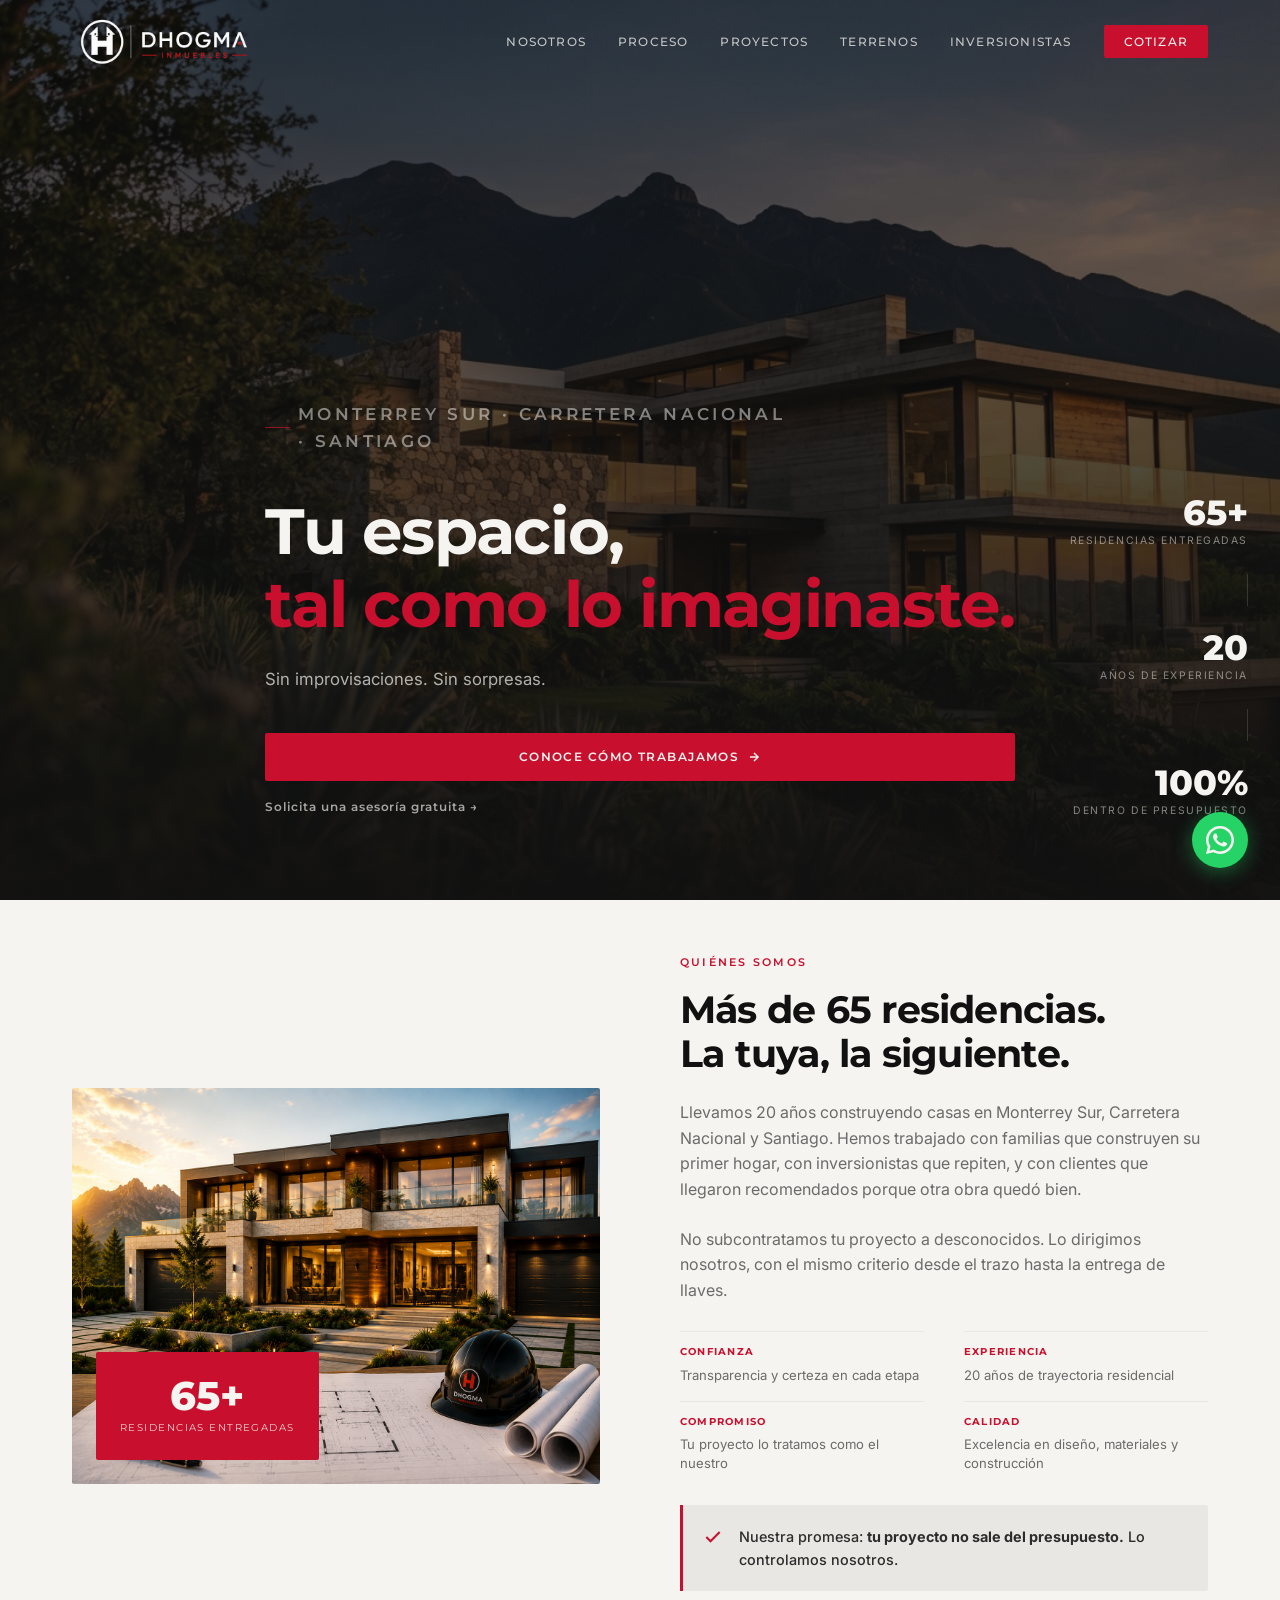
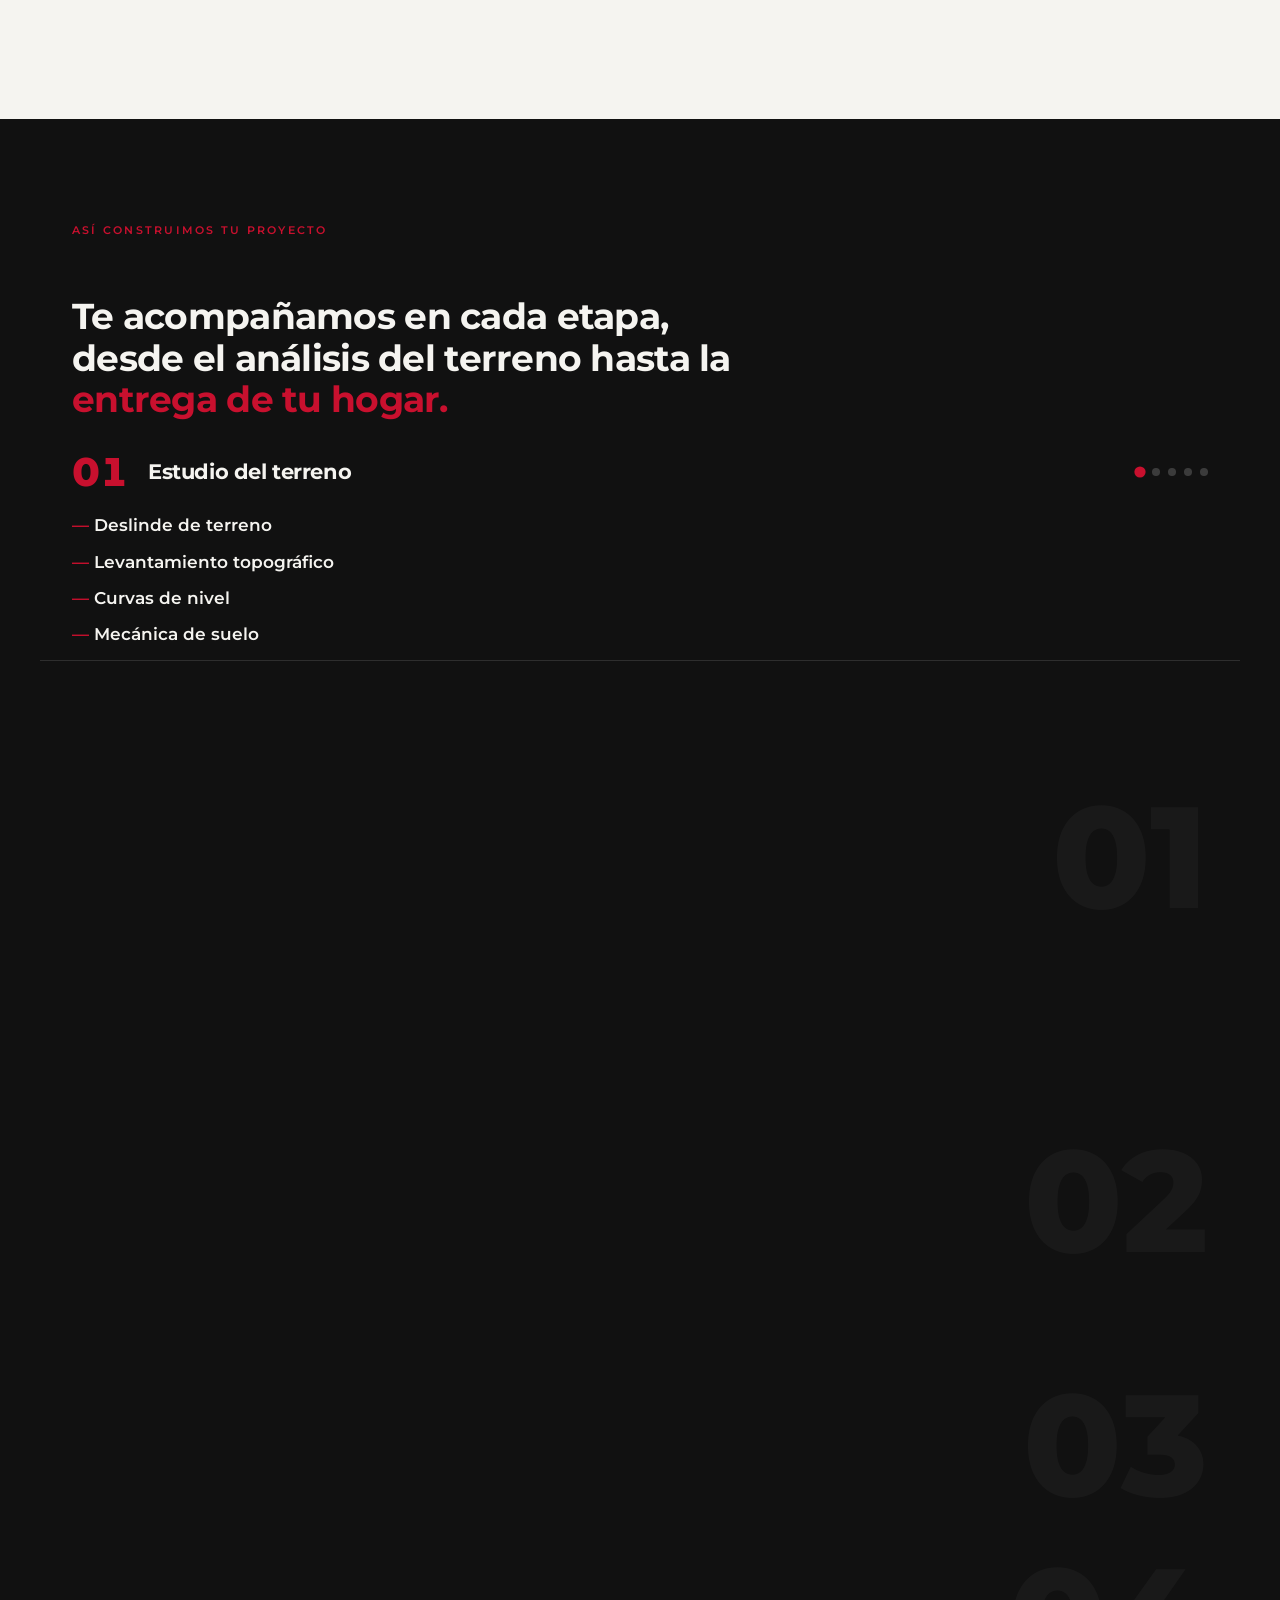
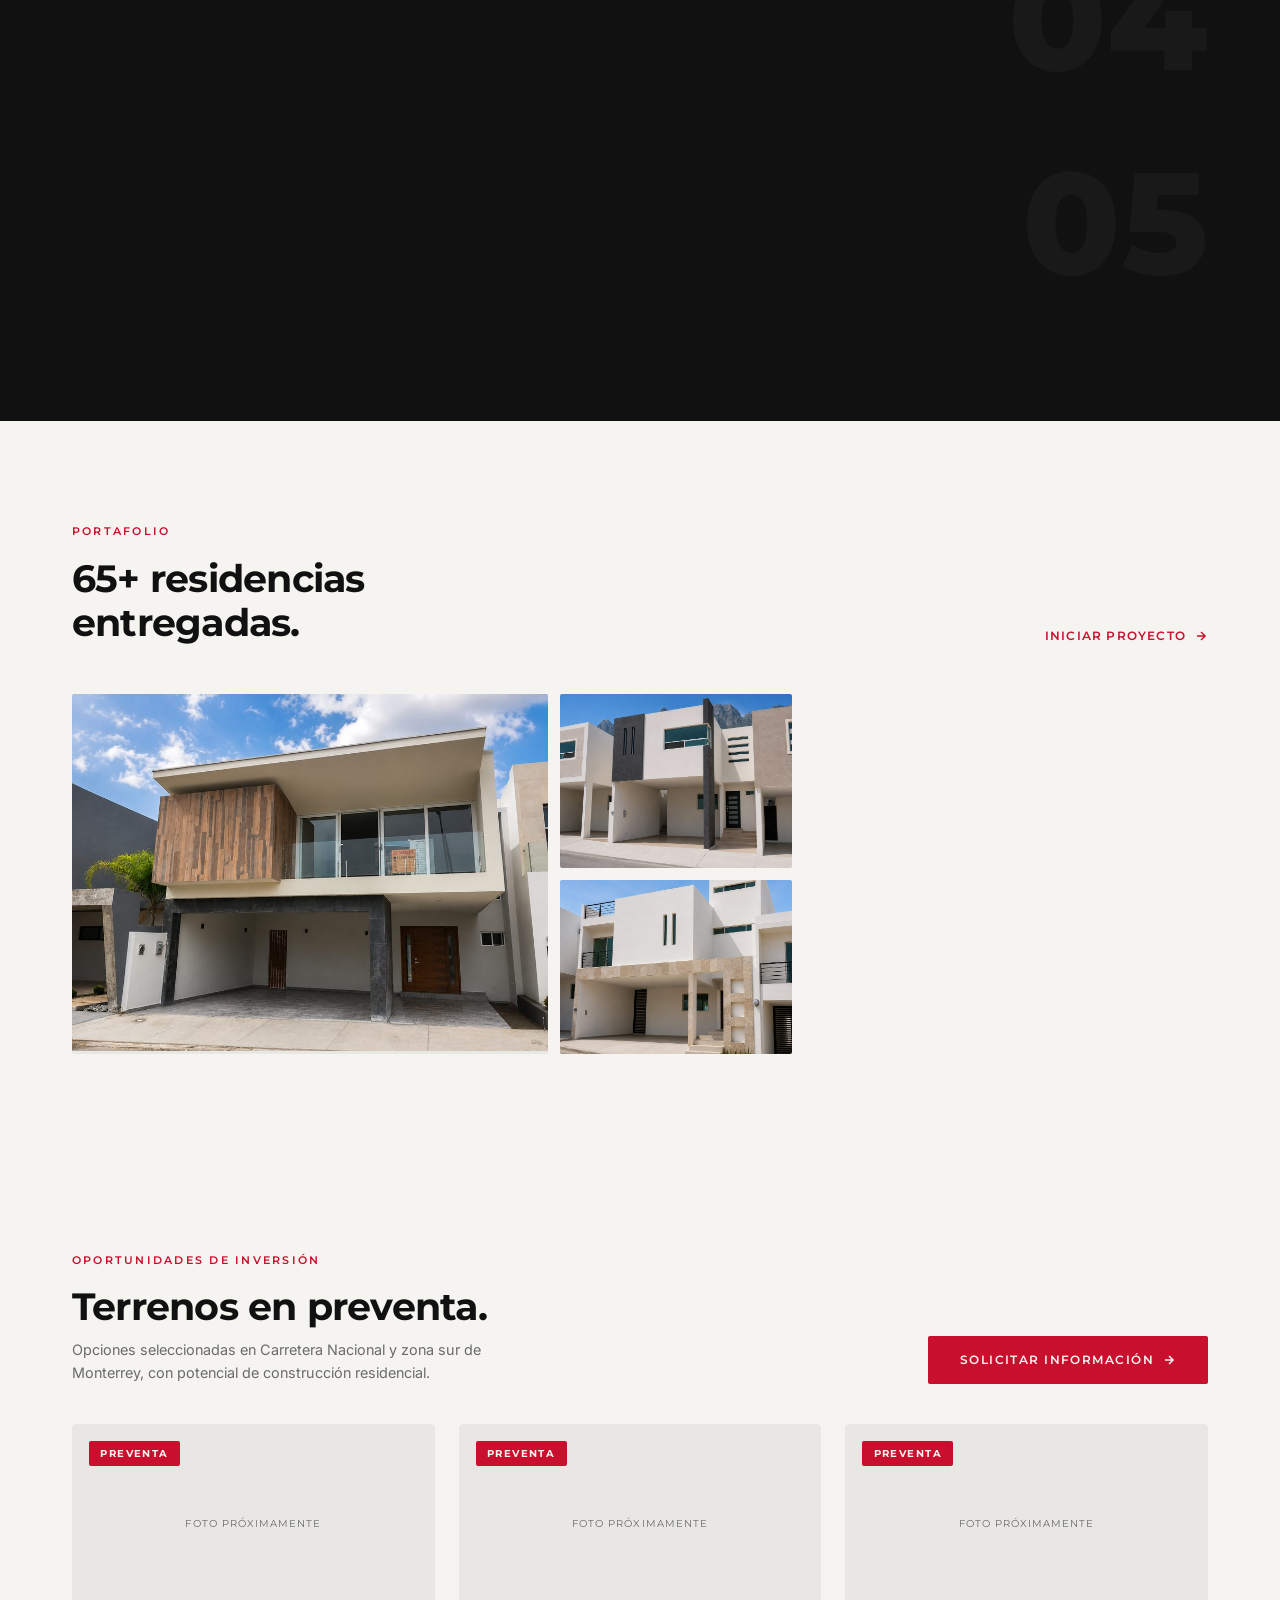
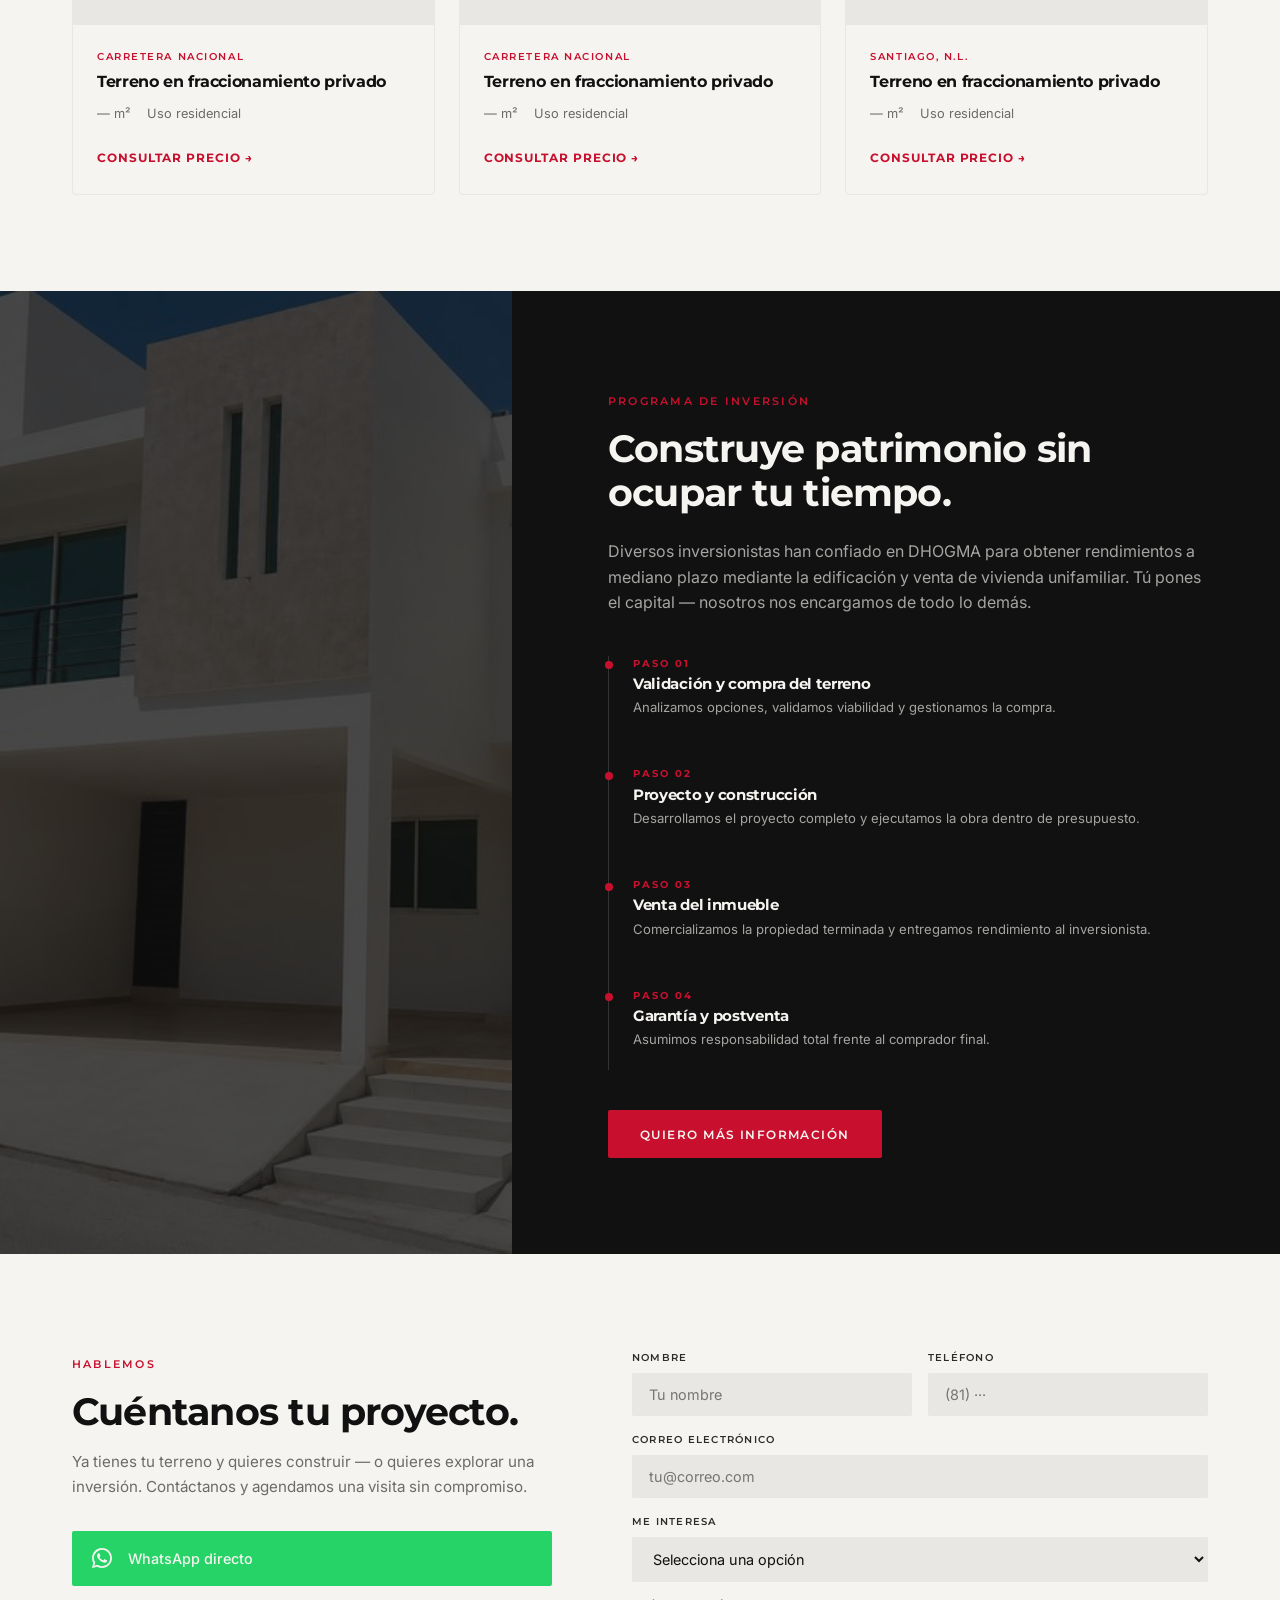
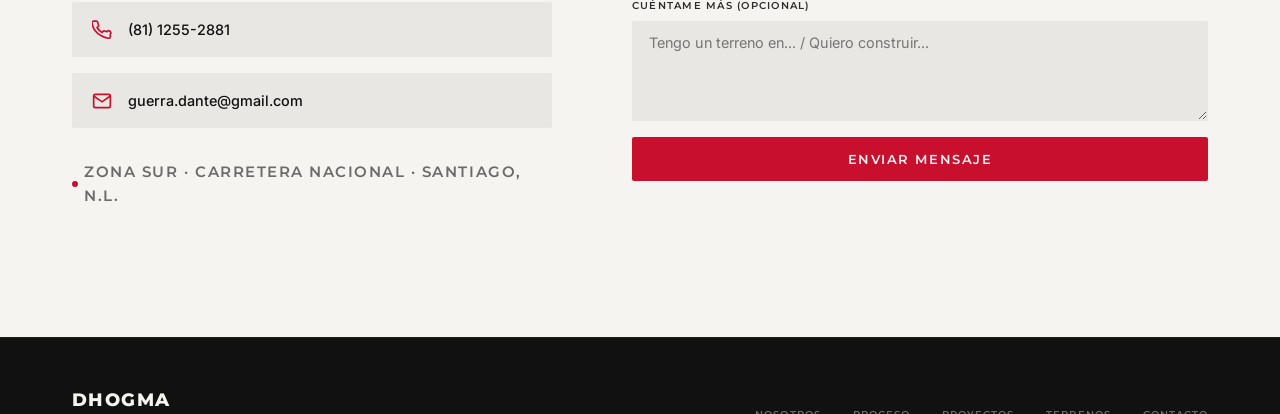
<file: public/index.html>
<!DOCTYPE html>
<html lang="es">
<head>
  <meta charset="UTF-8" />
  <meta name="viewport" content="width=device-width, initial-scale=1.0" />
  <title>DHOGMA Inmuebles — Construcción Residencial en Monterrey</title>
  <meta name="description" content="Más de 30 años construyendo residencias en zona sur de Monterrey y Santiago. Proyecto y construcción sin salir de presupuesto." />
  <meta name="keywords" content="construcción residencial Monterrey, constructora zona sur Monterrey, construcción Santiago NL, impermeabilización Monterrey" />

  <!-- Open Graph -->
  <meta property="og:title" content="DHOGMA Inmuebles — Tu espacio, tal como lo quieres" />
  <meta property="og:description" content="Más de 30 años construyendo residencias. Sin salir de presupuesto." />
  <meta property="og:type" content="website" />

  <!-- Fonts -->
  <link rel="preconnect" href="https://fonts.googleapis.com" />
  <link rel="preconnect" href="https://fonts.gstatic.com" crossorigin />
  <link href="https://fonts.googleapis.com/css2?family=Montserrat:wght@400;500;600;700;800&family=Inter:wght@400;500&display=swap" rel="stylesheet" />

  <link rel="icon" type="image/png" href="assets/images/favicon.png" />
  <link rel="stylesheet" href="css/styles.css" />

  <style>
    /* Fade-in animation */
    .fade-in {
      opacity: 0;
      transform: translateY(24px);
      transition: opacity 0.6s ease, transform 0.6s ease;
    }
    .fade-in.visible {
      opacity: 1;
      transform: translateY(0);
    }
  </style>
</head>
<body>

  <!-- ══════════════════════════════════════════
       NAVBAR
  ══════════════════════════════════════════ -->
  <nav class="navbar" id="navbar">
    <div class="container">
      <a href="#hero" class="logo">
        <img src="assets/images/logo-blanco.png" alt="DHOGMA Inmuebles" class="logo-img" />
      </a>

      <ul class="nav-links" id="nav-links">
        <li><a href="#nosotros">Nosotros</a></li>
        <li><a href="#proceso">Proceso</a></li>
        <li><a href="#proyectos">Proyectos</a></li>
        <li><a href="#terrenos">Terrenos</a></li>
        <li><a href="#inversionistas">Inversionistas</a></li>
        <li><a href="#contacto" class="nav-cta">Cotizar</a></li>
      </ul>

      <button class="hamburger" id="hamburger" aria-label="Menú">
        <span></span><span></span><span></span>
      </button>
    </div>
  </nav>

  <!-- ══════════════════════════════════════════
       HERO
  ══════════════════════════════════════════ -->
  <section id="hero">
    <div class="hero-bg"></div>
    <div class="hero-overlay"></div>

    <div class="container">
      <div class="hero-content">
        <p class="hero-tag">Monterrey Sur · Carretera Nacional · Santiago</p>

        <h1>Tu espacio,<br /><em>tal como lo imaginaste.</em></h1>

        <p>Sin improvisaciones. Sin sorpresas.</p>

        <div class="hero-actions">
          <a href="#proceso" class="btn-primary btn-hero-full">
            Conoce cómo trabajamos
            <svg width="14" height="14" viewBox="0 0 24 24" fill="none" stroke="currentColor" stroke-width="2.5"><path d="M5 12h14M12 5l7 7-7 7"/></svg>
          </a>
          <a href="#contacto" class="btn-hero-text">Solicita una asesoría gratuita →</a>
        </div>
      </div>
    </div>

    <div class="hero-stats">
      <div class="stat-item">
        <div class="stat-number">65+</div>
        <div class="stat-label">Residencias entregadas</div>
      </div>
      <div class="stat-divider"></div>
      <div class="stat-item">
        <div class="stat-number">20</div>
        <div class="stat-label">Años de experiencia</div>
      </div>
      <div class="stat-divider"></div>
      <div class="stat-item">
        <div class="stat-number">100%</div>
        <div class="stat-label">Dentro de presupuesto</div>
      </div>
    </div>
  </section>

  <!-- ══════════════════════════════════════════
       NOSOTROS
  ══════════════════════════════════════════ -->
  <section id="nosotros">
    <div class="container">
      <div class="nosotros-grid">

        <div class="nosotros-image fade-in">
          <img src="assets/images/nosotros-v2.png" alt="Residencia construida por DHOGMA, Monterrey" />
          <div class="nosotros-image-badge">
            <div class="num">65+</div>
            <div class="text">Residencias entregadas</div>
          </div>
        </div>

        <div class="nosotros-content fade-in">
          <span class="section-label">Quiénes somos</span>
          <h2>Más de 65 residencias.<br />La tuya, la siguiente.</h2>

          <p>
            Llevamos 20 años construyendo casas en Monterrey Sur, Carretera Nacional y Santiago.
            Hemos trabajado con familias que construyen su primer hogar, con inversionistas que repiten,
            y con clientes que llegaron recomendados porque otra obra quedó bien.
          </p>

          <p>
            No subcontratamos tu proyecto a desconocidos. Lo dirigimos nosotros, con el mismo
            criterio desde el trazo hasta la entrega de llaves.
          </p>

          <div class="nosotros-pillars">
            <div class="nosotros-pillar">
              <strong>Confianza</strong>
              <span>Transparencia y certeza en cada etapa</span>
            </div>
            <div class="nosotros-pillar">
              <strong>Experiencia</strong>
              <span>20 años de trayectoria residencial</span>
            </div>
            <div class="nosotros-pillar">
              <strong>Compromiso</strong>
              <span>Tu proyecto lo tratamos como el nuestro</span>
            </div>
            <div class="nosotros-pillar">
              <strong>Calidad</strong>
              <span>Excelencia en diseño, materiales y construcción</span>
            </div>
          </div>

          <div class="nosotros-promise">
            <svg width="20" height="20" viewBox="0 0 24 24" fill="none" stroke="#C8102E" stroke-width="2.5" style="flex-shrink:0; margin-top:2px;"><polyline points="20 6 9 17 4 12"/></svg>
            <p>
              Nuestra promesa: <strong>tu proyecto no sale del presupuesto.</strong>
              Lo controlamos nosotros.
            </p>
          </div>
        </div>

      </div>
    </div>
  </section>

  <!-- ══════════════════════════════════════════
       PROCESO — Timeline interactivo 5 fases
  ══════════════════════════════════════════ -->
  <section id="proceso">
    <div class="container">

      <!-- Todo el encabezado de la sección queda pegado arriba mientras se
           recorre el proceso: la etiqueta, el título y la fase activa -->
      <div class="proceso-sticky fade-in" id="proceso-sticky">
        <span class="section-label">Así construimos tu proyecto</span>
        <h2>Te acompañamos en cada etapa, desde el análisis del terreno hasta la <em style="font-style:normal; color:var(--red)">entrega de tu hogar.</em></h2>

        <div class="pphase">
          <span class="pphase-num" id="pphase-num">01</span>
          <div class="pphase-body">
            <h3 id="pphase-name">Estudio del terreno</h3>
          </div>
          <div class="pphase-dots" id="pphase-dots" role="tablist" aria-label="Fases del proceso">
            <button class="pphase-dot active" data-target="#fase-1" role="tab" aria-selected="true" aria-label="Fase 1, Estudio del terreno"></button>
            <button class="pphase-dot" data-target="#fase-2" role="tab" aria-selected="false" aria-label="Fase 2, Diseño"></button>
            <button class="pphase-dot" data-target="#fase-3" role="tab" aria-selected="false" aria-label="Fase 3, Gestión"></button>
            <button class="pphase-dot" data-target="#fase-4" role="tab" aria-selected="false" aria-label="Fase 4, Planeación"></button>
            <button class="pphase-dot" data-target="#fase-5" role="tab" aria-selected="false" aria-label="Fase 5, Construcción"></button>
          </div>
        </div>
        <ul class="pphase-list" id="pphase-list"></ul>
      </div>

      <!-- Zonas de scroll: sin contenido visible, marcan cuánto scroll dura cada
           fase y guardan sus etapas (accesibles / sin JS) para que la lista
           animada de arriba sepa qué mostrar -->
      <div class="proceso-scroll" id="proceso-scroll">

        <div class="pacc-fase" id="fase-1" data-num="01" data-name="Estudio del terreno" style="--weight:4">
          <ul class="sr-only">
            <li>Deslinde de terreno</li>
            <li>Levantamiento topográfico</li>
            <li>Curvas de nivel</li>
            <li>Mecánica de suelo</li>
          </ul>
        </div>

        <div class="pacc-fase" id="fase-2" data-num="02" data-name="Diseño" style="--weight:4">
          <ul class="sr-only">
            <li>Revisión de reglamento interno</li>
            <li>Anteproyecto</li>
            <li>Cálculo estructural</li>
            <li>Proyecto ejecutivo</li>
          </ul>
        </div>

        <div class="pacc-fase" id="fase-3" data-num="03" data-name="Gestión" style="--weight:1">
          <ul class="sr-only">
            <li>Licencia de construcción</li>
          </ul>
        </div>

        <div class="pacc-fase" id="fase-4" data-num="04" data-name="Planeación" style="--weight:2">
          <ul class="sr-only">
            <li>Catálogo de conceptos</li>
            <li>Programa de inversión y avance</li>
          </ul>
        </div>

        <div class="pacc-fase" id="fase-5" data-num="05" data-name="Construcción" style="--weight:2">
          <ul class="sr-only">
            <li>Inicio de obra</li>
            <li>Entrega de tu hogar</li>
          </ul>
        </div>

      </div>
    </div>
  </section>

  <!-- ══════════════════════════════════════════
       PROYECTOS
  ══════════════════════════════════════════ -->
  <section id="proyectos">
    <div class="container">
      <div class="proyectos-header fade-in">
        <div>
          <span class="section-label">Portafolio</span>
          <h2>65+ residencias entregadas.</h2>
        </div>
        <a href="#contacto">
          Iniciar proyecto
          <svg width="14" height="14" viewBox="0 0 24 24" fill="none" stroke="currentColor" stroke-width="2.5"><path d="M5 12h14M12 5l7 7-7 7"/></svg>
        </a>
      </div>

      <div class="proyectos-grid fade-in">

        <div class="proyecto-card">
          <img src="assets/images/proyecto-1.jpg" alt="Cumbres Elite · Cerezos" />
          <div class="proyecto-overlay">
            <div class="proyecto-info">
              <h4>Cumbres Elite · Cerezos</h4>
              <span>2 Niveles · 230 m²</span>
            </div>
          </div>
        </div>

        <div class="proyecto-card">
          <img src="assets/images/proyecto-2.jpg" alt="Privada Olimpo · Encino" />
          <div class="proyecto-overlay">
            <div class="proyecto-info">
              <h4>Privada Olimpo · Encino</h4>
              <span>3 Niveles · 385 m²</span>
            </div>
          </div>
        </div>

        <div class="proyecto-card">
          <img src="assets/images/proyecto-3.jpg" alt="Privada Olimpo · Fresnos" />
          <div class="proyecto-overlay">
            <div class="proyecto-info">
              <h4>Privada Olimpo · Fresnos</h4>
              <span>3 Niveles + Sótano · 328 m²</span>
            </div>
          </div>
        </div>

      </div>
    </div>
  </section>

  <!-- ══════════════════════════════════════════
       TERRENOS
  ══════════════════════════════════════════ -->
  <section id="terrenos">
    <div class="container">
      <div class="terrenos-header fade-in">
        <div>
          <span class="section-label">Oportunidades de inversión</span>
          <h2>Terrenos en preventa.</h2>
          <p class="section-intro">Opciones seleccionadas en Carretera Nacional y zona sur de Monterrey, con potencial de construcción residencial.</p>
        </div>
        <a href="#contacto" class="btn-primary">
          Solicitar información
          <svg width="14" height="14" viewBox="0 0 24 24" fill="none" stroke="currentColor" stroke-width="2.5"><path d="M5 12h14M12 5l7 7-7 7"/></svg>
        </a>
      </div>

      <div class="terrenos-grid fade-in">

        <div class="terreno-card">
          <div class="terreno-img">
            <div class="terreno-badge">Preventa</div>
          </div>
          <div class="terreno-info">
            <div class="terreno-zona">Carretera Nacional</div>
            <h3>Terreno en fraccionamiento privado</h3>
            <div class="terreno-specs">
              <span>— m²</span>
              <span>Uso residencial</span>
            </div>
            <a href="https://wa.me/528112552881?text=Hola%2C%20me%20interesa%20el%20terreno%20en%20Carretera%20Nacional" class="terreno-cta" target="_blank" rel="noopener">
              Consultar precio →
            </a>
          </div>
        </div>

        <div class="terreno-card">
          <div class="terreno-img">
            <div class="terreno-badge">Preventa</div>
          </div>
          <div class="terreno-info">
            <div class="terreno-zona">Carretera Nacional</div>
            <h3>Terreno en fraccionamiento privado</h3>
            <div class="terreno-specs">
              <span>— m²</span>
              <span>Uso residencial</span>
            </div>
            <a href="https://wa.me/528112552881?text=Hola%2C%20me%20interesa%20el%20terreno%20en%20Carretera%20Nacional" class="terreno-cta" target="_blank" rel="noopener">
              Consultar precio →
            </a>
          </div>
        </div>

        <div class="terreno-card">
          <div class="terreno-img">
            <div class="terreno-badge">Preventa</div>
          </div>
          <div class="terreno-info">
            <div class="terreno-zona">Santiago, N.L.</div>
            <h3>Terreno en fraccionamiento privado</h3>
            <div class="terreno-specs">
              <span>— m²</span>
              <span>Uso residencial</span>
            </div>
            <a href="https://wa.me/528112552881?text=Hola%2C%20me%20interesa%20el%20terreno%20en%20Santiago" class="terreno-cta" target="_blank" rel="noopener">
              Consultar precio →
            </a>
          </div>
        </div>

      </div>
    </div>
  </section>

  <!-- ══════════════════════════════════════════
       INVERSIONISTAS
  ══════════════════════════════════════════ -->
  <section id="inversionistas">
    <div class="container">
      <div class="inversionistas-content fade-in">
        <span class="section-label">Programa de inversión</span>
        <h2>Construye patrimonio sin ocupar tu tiempo.</h2>

        <p>
          Diversos inversionistas han confiado en DHOGMA para obtener rendimientos
          a mediano plazo mediante la edificación y venta de vivienda unifamiliar.
          Tú pones el capital — nosotros nos encargamos de todo lo demás.
        </p>

        <div class="proceso-steps">
          <div class="paso">
            <div class="paso-num">Paso 01</div>
            <h4>Validación y compra del terreno</h4>
            <p>Analizamos opciones, validamos viabilidad y gestionamos la compra.</p>
          </div>
          <div class="paso">
            <div class="paso-num">Paso 02</div>
            <h4>Proyecto y construcción</h4>
            <p>Desarrollamos el proyecto completo y ejecutamos la obra dentro de presupuesto.</p>
          </div>
          <div class="paso">
            <div class="paso-num">Paso 03</div>
            <h4>Venta del inmueble</h4>
            <p>Comercializamos la propiedad terminada y entregamos rendimiento al inversionista.</p>
          </div>
          <div class="paso">
            <div class="paso-num">Paso 04</div>
            <h4>Garantía y postventa</h4>
            <p>Asumimos responsabilidad total frente al comprador final.</p>
          </div>
        </div>

        <a href="#contacto" class="btn-primary">Quiero más información</a>
      </div>
    </div>
  </section>

  <!-- ══════════════════════════════════════════
       CONTACTO
  ══════════════════════════════════════════ -->
  <section id="contacto">
    <div class="container">
      <div class="contacto-grid">

        <div class="contacto-info fade-in">
          <span class="section-label">Hablemos</span>
          <h2>Cuéntanos tu proyecto.</h2>
          <p>
            Ya tienes tu terreno y quieres construir — o quieres explorar una inversión.
            Contáctanos y agendamos una visita sin compromiso.
          </p>

          <div class="contacto-links">
            <a
              href="https://wa.me/528112552881?text=Hola%2C%20me%20interesa%20conocer%20más%20sobre%20sus%20servicios%20de%20construcción"
              class="contacto-link whatsapp"
              target="_blank"
              rel="noopener"
            >
              <svg viewBox="0 0 24 24" fill="currentColor">
                <path d="M17.472 14.382c-.297-.149-1.758-.867-2.03-.967-.273-.099-.471-.148-.67.15-.197.297-.767.966-.94 1.164-.173.199-.347.223-.644.075-.297-.15-1.255-.463-2.39-1.475-.883-.788-1.48-1.761-1.653-2.059-.173-.297-.018-.458.13-.606.134-.133.298-.347.446-.52.149-.174.198-.298.298-.497.099-.198.05-.371-.025-.52-.075-.149-.669-1.612-.916-2.207-.242-.579-.487-.5-.669-.51-.173-.008-.371-.01-.57-.01-.198 0-.52.074-.792.372-.272.297-1.04 1.016-1.04 2.479 0 1.462 1.065 2.875 1.213 3.074.149.198 2.096 3.2 5.077 4.487.709.306 1.262.489 1.694.625.712.227 1.36.195 1.871.118.571-.085 1.758-.719 2.006-1.413.248-.694.248-1.289.173-1.413-.074-.124-.272-.198-.57-.347z"/>
                <path d="M12 0C5.373 0 0 5.373 0 12c0 2.136.563 4.14 1.537 5.876L0 24l6.281-1.513A11.94 11.94 0 0012 24c6.627 0 12-5.373 12-12S18.627 0 12 0zm0 21.818a9.818 9.818 0 01-5.006-1.374l-.36-.213-3.727.977.994-3.634-.234-.374A9.818 9.818 0 1112 21.818z"/>
              </svg>
              WhatsApp directo
            </a>

            <a href="tel:+528112552881" class="contacto-link">
              <svg viewBox="0 0 24 24" fill="none" stroke="currentColor" stroke-width="2">
                <path d="M22 16.92v3a2 2 0 01-2.18 2 19.79 19.79 0 01-8.63-3.07A19.5 19.5 0 013.09 12a19.79 19.79 0 01-3.07-8.67A2 2 0 012 1.28h3a2 2 0 012 1.72 12.84 12.84 0 00.7 2.81 2 2 0 01-.45 2.11L6.09 9a16 16 0 006 6l1.08-1.26a2 2 0 012.11-.45 12.84 12.84 0 002.81.7A2 2 0 0122 16.92z"/>
              </svg>
              (81) 1255-2881
            </a>

            <a href="mailto:guerra.dante@gmail.com" class="contacto-link">
              <svg viewBox="0 0 24 24" fill="none" stroke="currentColor" stroke-width="2">
                <path d="M4 4h16c1.1 0 2 .9 2 2v12c0 1.1-.9 2-2 2H4c-1.1 0-2-.9-2-2V6c0-1.1.9-2 2-2z"/><polyline points="22,6 12,13 2,6"/>
              </svg>
              guerra.dante@gmail.com
            </a>
          </div>

          <p class="zona-badge">Zona Sur · Carretera Nacional · Santiago, N.L.</p>
        </div>

        <div class="fade-in">
          <form id="contact-form" class="contacto-form">
            <!-- Web3Forms access key — reemplazar con tu key real de web3forms.com -->
            <input type="hidden" name="access_key" value="38900e3b-1f6e-40e1-84eb-8e7196d58158" />
            <input type="hidden" name="subject" value="Nuevo contacto desde dhogma.com" />
            <input type="hidden" name="redirect" value="false" />
            <input type="checkbox" name="botcheck" style="display:none" />

            <div class="form-row">
              <div class="form-group">
                <label for="nombre">Nombre</label>
                <input type="text" id="nombre" name="nombre" required placeholder="Tu nombre" />
              </div>
              <div class="form-group">
                <label for="telefono">Teléfono</label>
                <input type="tel" id="telefono" name="telefono" required placeholder="(81) ···" />
              </div>
            </div>

            <div class="form-group">
              <label for="email">Correo electrónico</label>
              <input type="email" id="email" name="email" required placeholder="tu@correo.com" />
            </div>

            <div class="form-group">
              <label for="interes">Me interesa</label>
              <select id="interes" name="interes">
                <option value="">Selecciona una opción</option>
                <option value="construccion">Construir mi residencia</option>
                <option value="remodelacion">Remodelación</option>
                <option value="inversion">Programa de inversionistas</option>
                <option value="impermeabilizacion">Impermeabilización / Mantenimiento</option>
                <option value="otro">Otro</option>
              </select>
            </div>

            <div class="form-group">
              <label for="mensaje">Cuéntame más (opcional)</label>
              <textarea id="mensaje" name="mensaje" placeholder="Tengo un terreno en... / Quiero construir..."></textarea>
            </div>

            <button type="submit" class="btn-primary" style="width:100%; justify-content:center; border:none; cursor:pointer; font-size:0.8rem;">
              Enviar mensaje
            </button>
          </form>

          <div id="form-success" class="form-success">
            ¡Mensaje recibido! Te contactamos en menos de 24 horas.
          </div>
        </div>

      </div>
    </div>
  </section>

  <!-- ══════════════════════════════════════════
       FOOTER
  ══════════════════════════════════════════ -->
  <footer>
    <div class="container">
      <div class="footer-inner">
        <div>
          <div class="logo-name" style="font-family:'Montserrat',sans-serif; font-size:1.1rem; font-weight:800; letter-spacing:0.08em; color:#F5F4F0;">DHOGMA</div>
          <div class="footer-copy" style="margin-top:0.4rem;">
            © 2025 DHOGMA Inmuebles SA de CV — Zona Sur Monterrey, N.L.
          </div>
        </div>

        <ul class="footer-links">
          <li><a href="#nosotros">Nosotros</a></li>
          <li><a href="#proceso">Proceso</a></li>
          <li><a href="#proyectos">Proyectos</a></li>
          <li><a href="#terrenos">Terrenos</a></li>
          <li><a href="#contacto">Contacto</a></li>
        </ul>
      </div>
    </div>
  </footer>

  <!-- ══════════════════════════════════════════
       WHATSAPP FLOAT
  ══════════════════════════════════════════ -->
  <a
    href="https://wa.me/528112552881?text=Hola%2C%20me%20interesa%20conocer%20más%20sobre%20sus%20servicios%20de%20construcción"
    class="wa-float"
    target="_blank"
    rel="noopener"
    aria-label="Contactar por WhatsApp"
  >
    <svg viewBox="0 0 24 24" fill="currentColor">
      <path d="M17.472 14.382c-.297-.149-1.758-.867-2.03-.967-.273-.099-.471-.148-.67.15-.197.297-.767.966-.94 1.164-.173.199-.347.223-.644.075-.297-.15-1.255-.463-2.39-1.475-.883-.788-1.48-1.761-1.653-2.059-.173-.297-.018-.458.13-.606.134-.133.298-.347.446-.52.149-.174.198-.298.298-.497.099-.198.05-.371-.025-.52-.075-.149-.669-1.612-.916-2.207-.242-.579-.487-.5-.669-.51-.173-.008-.371-.01-.57-.01-.198 0-.52.074-.792.372-.272.297-1.04 1.016-1.04 2.479 0 1.462 1.065 2.875 1.213 3.074.149.198 2.096 3.2 5.077 4.487.709.306 1.262.489 1.694.625.712.227 1.36.195 1.871.118.571-.085 1.758-.719 2.006-1.413.248-.694.248-1.289.173-1.413-.074-.124-.272-.198-.57-.347z"/>
      <path d="M12 0C5.373 0 0 5.373 0 12c0 2.136.563 4.14 1.537 5.876L0 24l6.281-1.513A11.94 11.94 0 0012 24c6.627 0 12-5.373 12-12S18.627 0 12 0zm0 21.818a9.818 9.818 0 01-5.006-1.374l-.36-.213-3.727.977.994-3.634-.234-.374A9.818 9.818 0 1112 21.818z"/>
    </svg>
  </a>

  <!-- ── Portfolio Modal ── -->
  <div id="pf-modal" class="pf-modal" hidden aria-modal="true" role="dialog" aria-label="Portafolio completo">
    <div class="pf-backdrop"></div>
    <div class="pf-panel">
      <div class="pf-header">
        <div>
          <p class="pf-eyebrow">DHOGMA Inmuebles</p>
          <h3 class="pf-title">Portafolio de construcciones</h3>
        </div>
        <button class="pf-close" aria-label="Cerrar">
          <svg width="20" height="20" viewBox="0 0 24 24" fill="none" stroke="currentColor" stroke-width="2.5" stroke-linecap="round"><path d="M18 6 6 18M6 6l12 12"/></svg>
        </button>
      </div>
      <div class="pf-scroll">
        <div class="pf-grid" id="pf-grid"></div>
      </div>
    </div>
  </div>

  <script src="js/main.js"></script>
</body>
</html>
</file>
<file: public/css/styles.css>
/* ============================================================
   DHOGMA INMUEBLES — Styles
   Palette: Red #C8102E | Concrete #2C2C2C | Black #111 | White #F5F4F0
   ============================================================ */

:root {
  --red:      #C8102E;
  --red-dark: #A00D24;
  --concrete: #2C2C2C;
  --black:    #111111;
  --white:    #F5F4F0;
  --gray-mid: #6B6B6B;
  --gray-light: #E8E7E3;
  --font-heading: 'Montserrat', sans-serif;
  --font-body:    'Inter', sans-serif;
}

*, *::before, *::after { box-sizing: border-box; margin: 0; padding: 0; }

html {
  scroll-behavior: smooth;
  overflow-x: clip;
}

body {
  font-family: var(--font-body);
  background: var(--white);
  color: var(--black);
  line-height: 1.6;
  overflow-x: clip;
}

img { display: block; max-width: 100%; }
a  { text-decoration: none; color: inherit; }

/* ── Typography ── */
h1, h2, h3, h4 {
  font-family: var(--font-heading);
  font-weight: 700;
  line-height: 1.15;
  letter-spacing: -0.02em;
}

.section-label {
  display: inline-block;
  font-family: var(--font-heading);
  font-size: 0.7rem;
  font-weight: 600;
  letter-spacing: 0.2em;
  text-transform: uppercase;
  color: var(--red);
  margin-bottom: 1rem;
}

/* ── Layout ── */
.container {
  max-width: 1200px;
  margin: 0 auto;
  padding: 0 2rem;
}

section { padding: 6rem 0; }

/* ============================================================
   NAVBAR
   ============================================================ */
.navbar {
  position: fixed;
  top: 0; left: 0; right: 0;
  z-index: 100;
  padding: 0.6rem 0;
  transition: background 0.3s, box-shadow 0.3s;
}

.navbar.scrolled {
  background: var(--black);
  box-shadow: 0 2px 20px rgba(0,0,0,0.3);
}

.navbar .container {
  display: flex;
  align-items: center;
  justify-content: space-between;
}

.logo {
  display: flex;
  align-items: center;
}

.logo-img {
  height: 62px;
  width: auto;
  object-fit: contain;
}

@media (max-width: 480px) {
  .logo-img { height: 50px; }
}

.nav-links {
  display: flex;
  align-items: center;
  gap: 2rem;
  list-style: none;
}

.nav-links a {
  font-family: var(--font-heading);
  font-size: 0.75rem;
  font-weight: 500;
  letter-spacing: 0.1em;
  text-transform: uppercase;
  color: rgba(245,244,240,0.75);
  transition: color 0.2s;
}

.nav-links a:hover { color: var(--white); }

.nav-cta {
  background: var(--red) !important;
  color: var(--white) !important;
  padding: 0.55rem 1.25rem;
  border-radius: 2px;
  transition: background 0.2s !important;
}

.nav-cta:hover { background: var(--red-dark) !important; }

.hamburger {
  display: none;
  flex-direction: column;
  gap: 5px;
  cursor: pointer;
  background: none;
  border: none;
  padding: 4px;
}

.hamburger span {
  display: block;
  width: 24px;
  height: 2px;
  background: var(--white);
  transition: transform 0.3s, opacity 0.3s;
}

/* ============================================================
   HERO
   ============================================================ */
#hero {
  position: relative;
  height: 100vh;
  min-height: 600px;
  display: flex;
  align-items: flex-end;
  padding-bottom: 5rem;
  background: var(--black);
  overflow: hidden;
}

@media (max-width: 900px) {
  #hero {
    align-items: center;
    padding-bottom: 2rem;
    padding-top: 5rem;
  }
}

.hero-bg {
  position: absolute;
  inset: 0;
  background: url('../assets/images/hero.jpg') center/cover no-repeat;
  opacity: 0.45;
  transform: scale(1.03);
  transition: transform 8s ease-out;
}

.hero-bg.loaded { transform: scale(1); }

.hero-overlay {
  position: absolute;
  inset: 0;
  background: linear-gradient(
    to top,
    rgba(17,17,17,0.92) 0%,
    rgba(17,17,17,0.3) 60%,
    transparent 100%
  );
}

.hero-content {
  position: relative;
  z-index: 2;
  max-width: 800px;
}

.hero-tag {
  display: inline-flex;
  align-items: center;
  gap: 0.5rem;
  font-family: var(--font-heading);
  font-size: 0.65rem;
  font-weight: 600;
  letter-spacing: 0.2em;
  text-transform: uppercase;
  color: var(--white);
  opacity: 0.7;
  margin-bottom: 1.25rem;
}

.hero-tag::before {
  content: '';
  display: block;
  width: 2rem;
  height: 1px;
  background: var(--red);
}

.hero-content h1 {
  font-size: clamp(2.5rem, 5vw, 4.5rem);
  color: var(--white);
  margin-bottom: 1.5rem;
}

.hero-content h1 em {
  font-style: normal;
  color: var(--red);
}

.hero-content p {
  font-size: 1.05rem;
  color: rgba(245,244,240,0.7);
  max-width: 520px;
  margin-bottom: 2.5rem;
}

.hero-actions {
  display: flex;
  flex-direction: column;
  gap: 0.75rem;
  align-items: flex-start;
}

.btn-hero-full {
  width: 100%;
  justify-content: center;
}

.btn-hero-text {
  font-family: var(--font-heading);
  font-size: 0.75rem;
  font-weight: 600;
  letter-spacing: 0.08em;
  color: rgba(245,244,240,0.65);
  padding: 0.25rem 0;
  transition: color 0.2s;
}

.btn-hero-text:hover { color: var(--white); }

.btn-primary {
  display: inline-flex;
  align-items: center;
  gap: 0.5rem;
  background: var(--red);
  color: var(--white);
  font-family: var(--font-heading);
  font-size: 0.75rem;
  font-weight: 600;
  letter-spacing: 0.12em;
  text-transform: uppercase;
  padding: 0.9rem 2rem;
  border-radius: 2px;
  transition: background 0.2s, transform 0.2s;
}

.btn-primary:hover {
  background: var(--red-dark);
  transform: translateY(-1px);
}

.btn-outline {
  display: inline-flex;
  align-items: center;
  gap: 0.5rem;
  background: transparent;
  color: var(--white);
  font-family: var(--font-heading);
  font-size: 0.75rem;
  font-weight: 600;
  letter-spacing: 0.12em;
  text-transform: uppercase;
  padding: 0.9rem 2rem;
  border: 1px solid rgba(245,244,240,0.3);
  border-radius: 2px;
  transition: border-color 0.2s, background 0.2s;
}

.btn-outline:hover {
  border-color: var(--white);
  background: rgba(245,244,240,0.05);
}

.hero-stats {
  position: absolute;
  right: 2rem;
  bottom: 5rem;
  z-index: 2;
  display: flex;
  flex-direction: column;
  gap: 1.5rem;
  align-items: flex-end;
}

.stat-item {
  text-align: right;
}

.stat-number {
  font-family: var(--font-heading);
  font-size: 2.2rem;
  font-weight: 800;
  color: var(--white);
  line-height: 1;
}

.stat-label {
  font-size: 0.65rem;
  letter-spacing: 0.15em;
  text-transform: uppercase;
  color: rgba(245,244,240,0.5);
  margin-top: 0.2rem;
}

.stat-divider {
  width: 1px;
  height: 2rem;
  background: rgba(245,244,240,0.15);
  align-self: flex-end;
}

/* ============================================================
   NOSOTROS
   ============================================================ */
#nosotros {
  background: var(--white);
  padding-top: 3rem;
}

@media (max-width: 900px) {
  #nosotros { padding-top: 1.5rem; }
}

.nosotros-grid {
  display: grid;
  grid-template-columns: 1fr 1fr;
  gap: 5rem;
  align-items: center;
}

.nosotros-image {
  position: relative;
}

.nosotros-image img {
  width: 100%;
  aspect-ratio: 4 / 3;
  object-fit: cover;
  object-position: center 25%;
  border-radius: 2px;
}

.nosotros-image-badge {
  position: absolute;
  bottom: 1.5rem;
  left: 1.5rem;
  background: var(--red);
  color: var(--white);
  padding: 1.5rem;
  border-radius: 2px;
  text-align: center;
  font-family: var(--font-heading);
}

.nosotros-image-badge .num {
  font-size: 2.5rem;
  font-weight: 800;
  line-height: 1;
}

.nosotros-image-badge .text {
  font-size: 0.6rem;
  letter-spacing: 0.15em;
  text-transform: uppercase;
  opacity: 0.85;
  margin-top: 0.25rem;
}

.nosotros-content h2 {
  font-size: clamp(1.8rem, 3vw, 2.8rem);
  color: var(--black);
  margin-bottom: 1.5rem;
}

.nosotros-content p {
  color: var(--gray-mid);
  font-size: 1rem;
  margin-bottom: 1.5rem;
}

.nosotros-promise {
  display: flex;
  align-items: flex-start;
  gap: 1rem;
  background: var(--gray-light);
  padding: 1.25rem;
  border-left: 3px solid var(--red);
  border-radius: 0 2px 2px 0;
  margin: 2rem 0;
}

.nosotros-promise p {
  margin: 0;
  font-size: 0.9rem;
  color: var(--concrete);
  font-weight: 500;
}

.certifications {
  display: flex;
  gap: 1.5rem;
  align-items: center;
  flex-wrap: wrap;
  margin-top: 2rem;
}

.cert-tag {
  font-family: var(--font-heading);
  font-size: 0.65rem;
  font-weight: 600;
  letter-spacing: 0.1em;
  text-transform: uppercase;
  color: var(--gray-mid);
  border: 1px solid var(--gray-light);
  padding: 0.4rem 0.8rem;
  border-radius: 2px;
}

.nosotros-pillars {
  display: grid;
  grid-template-columns: 1fr 1fr;
  gap: 1rem 2.5rem;
  margin: 1.75rem 0 0.5rem;
}

.nosotros-pillar {
  display: flex;
  flex-direction: column;
  gap: 0.3rem;
  padding-top: 0.75rem;
  border-top: 1px solid var(--gray-light);
}

.nosotros-pillar strong {
  font-family: var(--font-heading);
  font-size: 0.65rem;
  font-weight: 700;
  letter-spacing: 0.12em;
  text-transform: uppercase;
  color: var(--red);
}

.nosotros-pillar span {
  font-size: 0.82rem;
  color: var(--gray-mid);
  line-height: 1.45;
}

/* ============================================================
   SERVICIOS
   ============================================================ */
#servicios {
  background: var(--concrete);
}

#servicios .section-label { color: var(--red); }

#servicios h2 {
  font-size: clamp(1.8rem, 3vw, 2.8rem);
  color: var(--white);
  margin-bottom: 3.5rem;
  max-width: 600px;
}

.servicios-grid {
  display: grid;
  grid-template-columns: repeat(3, 1fr);
  gap: 1.5px;
  background: rgba(245,244,240,0.08);
}

.servicio-card {
  background: var(--concrete);
  padding: 2.5rem;
  transition: background 0.2s;
  cursor: default;
}

.servicio-card:hover { background: #333; }

.servicio-icon {
  width: 2.5rem;
  height: 2.5rem;
  margin-bottom: 1.5rem;
  color: var(--red);
}

.servicio-card h3 {
  font-size: 1rem;
  color: var(--white);
  margin-bottom: 0.75rem;
  font-family: var(--font-heading);
}

.servicio-card p {
  font-size: 0.85rem;
  color: rgba(245,244,240,0.5);
  line-height: 1.7;
}

.servicio-card.featured {
  background: var(--red);
  grid-row: span 2;
}

.servicio-card.featured:hover { background: var(--red-dark); }

.servicio-card.featured h3 {
  font-size: 1.4rem;
  margin-bottom: 1rem;
}

.servicio-card.featured p { color: rgba(245,244,240,0.8); }

.servicio-card.featured .servicio-icon { color: var(--white); }

/* ============================================================
   PROYECTOS
   ============================================================ */
#proyectos {
  background: var(--white);
}

.proyectos-header {
  display: flex;
  justify-content: space-between;
  align-items: flex-end;
  margin-bottom: 3rem;
}

.proyectos-header h2 {
  font-size: clamp(1.8rem, 3vw, 2.8rem);
  max-width: 400px;
}

.proyectos-header a {
  font-family: var(--font-heading);
  font-size: 0.75rem;
  font-weight: 600;
  letter-spacing: 0.1em;
  text-transform: uppercase;
  color: var(--red);
  display: flex;
  align-items: center;
  gap: 0.5rem;
  transition: gap 0.2s;
}

.proyectos-header a:hover { gap: 0.75rem; }

/* Grid más compacto: es un anticipo del portafolio, no el contenido final —
   invita a dar clic para abrir la galería completa, no compite con ella */
.proyectos-grid {
  display: grid;
  grid-template-columns: repeat(12, 1fr);
  grid-template-rows: auto auto;
  gap: 0.75rem;
  max-width: 720px;
}

.proyecto-card {
  position: relative;
  overflow: hidden;
  border-radius: 2px;
  background: var(--gray-light);
  cursor: pointer;
}

/* 8/4 en vez de 7/5: con fotos 4:3, esta proporción deja que tanto la
   tarjeta grande como las dos chicas muestren la fachada completa,
   sin que object-fit:cover recorte los lados por forzar un marco casi
   cuadrado en la tarjeta grande */
.proyecto-card:nth-child(1) { grid-column: span 8; grid-row: span 2; }
.proyecto-card:nth-child(2) { grid-column: span 4; }
.proyecto-card:nth-child(3) { grid-column: span 4; }

.proyecto-card img {
  width: 100%;
  aspect-ratio: 4 / 3;
  object-fit: cover;
  transition: transform 0.5s ease;
}

.proyecto-card:hover img { transform: scale(1.04); }

.proyecto-overlay {
  position: absolute;
  inset: 0;
  background: linear-gradient(to top, rgba(17,17,17,0.85) 0%, transparent 55%);
  opacity: 0;
  transition: opacity 0.3s;
  display: flex;
  align-items: flex-end;
  padding: 1rem;
}

.proyecto-card:hover .proyecto-overlay { opacity: 1; }

.proyecto-info h4 {
  font-family: var(--font-heading);
  font-size: 0.8rem;
  color: var(--white);
}

.proyecto-info span {
  font-size: 0.62rem;
  color: rgba(245,244,240,0.6);
  letter-spacing: 0.1em;
  text-transform: uppercase;
}

/* Placeholder when no image */
.proyecto-placeholder {
  width: 100%;
  height: 100%;
  min-height: 220px;
  display: flex;
  align-items: center;
  justify-content: center;
  background: var(--gray-light);
  color: var(--gray-mid);
  font-size: 0.75rem;
  letter-spacing: 0.1em;
  text-transform: uppercase;
}

/* ============================================================
   PROCESO — Timeline interactivo
   ============================================================ */
#proceso {
  background: var(--black);
}

#proceso .section-label { color: var(--red); }

/* ── Encabezado pegajoso: etiqueta + título + fase activa, como una unidad ── */
.proceso-sticky {
  position: sticky;
  top: 4.5rem;
  z-index: 20;
  background: var(--black);
  margin: 0 -2rem;
  padding: 0 2rem 1.25rem;
  border-bottom: 1px solid transparent;
  transition: border-color 0.25s ease, padding-bottom 0.25s ease;
}

.proceso-sticky.is-stuck {
  border-bottom-color: rgba(255,255,255,0.12);
  padding-bottom: 0.75rem;
}

#proceso h2 {
  font-size: clamp(1.6rem, 2.8vw, 2.6rem);
  color: var(--white);
  max-width: 680px;
  margin: 0;
  padding: 2.5rem 0 2rem;
}

/* ── Proceso: figura única de fase activa (sin scroll horizontal) ── */
.pphase {
  display: flex;
  align-items: center;
  gap: 1.25rem;
}

.pphase-num {
  font-family: var(--font-heading);
  font-size: 2.5rem;
  font-weight: 800;
  color: var(--red);
  line-height: 1;
  font-variant-numeric: tabular-nums;
}

.pphase-body {
  flex: 1;
  min-width: 0;
}

.pphase-body h3 {
  font-size: 1.3rem;
  color: var(--white);
}

/* Puntos: las 5 fases siempre completamente visibles, sin scroll */
.pphase-dots {
  display: flex;
  gap: 0.5rem;
  flex-shrink: 0;
}

.pphase-dot {
  width: 0.5rem;
  height: 0.5rem;
  border-radius: 50%;
  background: rgba(255,255,255,0.18);
  border: none;
  padding: 0;
  cursor: pointer;
  transition: background 0.2s ease, transform 0.2s ease;
}

.pphase-dot:hover { background: rgba(255,255,255,0.35); }

.pphase-dot.active {
  background: var(--red);
  transform: scale(1.4);
}

@media (max-width: 560px) {
  .pphase { flex-wrap: wrap; }
  .pphase-num { font-size: 2rem; }
  .pphase-body h3 { font-size: 1.1rem; }
  .pphase-dots { width: 100%; order: 1; justify-content: flex-start; }
}

.sr-only {
  position: absolute;
  width: 1px; height: 1px;
  padding: 0; margin: -1px;
  overflow: hidden;
  clip: rect(0, 0, 0, 0);
  white-space: nowrap;
  border: 0;
}

/* Lista de la fase activa: entra/sale con la animación al cambiar de fase */
.pphase-list {
  list-style: none;
  margin-top: 1.25rem;
  display: flex;
  flex-direction: column;
  gap: 0.6rem;
  min-height: 2rem;
  transition: opacity 0.2s ease, transform 0.2s ease;
}

.pphase-list.is-switching {
  opacity: 0;
  transform: translateY(10px);
}

.pphase-list li {
  font-family: var(--font-heading);
  font-size: 1.05rem;
  font-weight: 600;
  color: var(--white);
  opacity: 0;
  transform: translateX(-6px);
  animation: pphaseItemIn 0.4s ease forwards;
  animation-delay: calc(var(--i) * 70ms);
}

.pphase-list li::before {
  content: "— ";
  color: var(--red);
}

@keyframes pphaseItemIn {
  to { opacity: 1; transform: translateX(0); }
}

@media (prefers-reduced-motion: reduce) {
  .pphase-list, .pphase-list li { transition: none; animation: none; opacity: 1; transform: none; }
}

/* Zonas de scroll: marcan cuánto dura cada fase (más etapas, más scroll).
   Se mantienen cortas para no dejar tramos vacíos largos, y un numeral
   tenue de fondo evita que se sientan como un espacio roto. */
.proceso-scroll {
  margin-top: 1.5rem;
  position: relative;
}

.pacc-fase {
  position: relative;
  min-height: calc(var(--weight) * 70px + 4rem);
  display: flex;
  align-items: center;
  justify-content: flex-end;
  overflow: hidden;
}

.pacc-fase::before {
  content: attr(data-num);
  font-family: var(--font-heading);
  font-weight: 800;
  font-size: 9rem;
  line-height: 1;
  color: rgba(255,255,255,0.035);
  pointer-events: none;
}

@media (max-width: 560px) {
  .pacc-fase { min-height: calc(var(--weight) * 90px + 3rem); }
  .pacc-fase::before { font-size: 6rem; }
}

/* ============================================================
   TERRENOS
   ============================================================ */
#terrenos {
  background: var(--white);
}

.terrenos-header {
  display: flex;
  justify-content: space-between;
  align-items: flex-end;
  margin-bottom: 2.5rem;
  gap: 2rem;
  flex-wrap: wrap;
}

.terrenos-header h2 {
  font-size: clamp(1.8rem, 3vw, 2.8rem);
}

.terrenos-header .section-intro {
  color: var(--gray-mid);
  font-size: 0.9rem;
  max-width: 480px;
  margin-top: 0.5rem;
}

.terrenos-grid {
  display: grid;
  grid-template-columns: repeat(3, 1fr);
  gap: 1.5rem;
}

.terreno-card {
  background: var(--white);
  border: 1px solid var(--gray-light);
  border-radius: 4px;
  overflow: hidden;
  transition: box-shadow 0.2s, transform 0.2s;
}

.terreno-card:hover {
  box-shadow: 0 8px 32px rgba(0,0,0,0.1);
  transform: translateY(-3px);
}

.terreno-img {
  height: 200px;
  background: var(--gray-light);
  position: relative;
  display: flex;
  align-items: center;
  justify-content: center;
  color: var(--gray-mid);
  font-size: 0.75rem;
  letter-spacing: 0.1em;
  text-transform: uppercase;
}

.terreno-img::after {
  content: 'Foto próximamente';
  font-family: var(--font-heading);
  font-size: 0.65rem;
  color: var(--gray-mid);
  letter-spacing: 0.1em;
  text-transform: uppercase;
}

.terreno-badge {
  position: absolute;
  top: 1rem;
  left: 1rem;
  background: var(--red);
  color: var(--white);
  font-family: var(--font-heading);
  font-size: 0.6rem;
  font-weight: 700;
  letter-spacing: 0.15em;
  text-transform: uppercase;
  padding: 0.3rem 0.7rem;
  border-radius: 2px;
}

.terreno-info {
  padding: 1.5rem;
}

.terreno-zona {
  font-family: var(--font-heading);
  font-size: 0.65rem;
  font-weight: 600;
  letter-spacing: 0.15em;
  text-transform: uppercase;
  color: var(--red);
  margin-bottom: 0.5rem;
}

.terreno-info h3 {
  font-size: 1rem;
  color: var(--black);
  margin-bottom: 0.75rem;
}

.terreno-specs {
  display: flex;
  gap: 1rem;
  margin-bottom: 1.25rem;
}

.terreno-specs span {
  font-size: 0.8rem;
  color: var(--gray-mid);
  display: flex;
  align-items: center;
  gap: 0.3rem;
}

.terreno-cta {
  display: inline-block;
  font-family: var(--font-heading);
  font-size: 0.72rem;
  font-weight: 700;
  letter-spacing: 0.08em;
  text-transform: uppercase;
  color: var(--red);
  transition: gap 0.2s, color 0.2s;
}

.terreno-cta:hover { color: var(--red-dark); }

@media (max-width: 900px) {
  .terrenos-grid { grid-template-columns: 1fr; }
  .terrenos-header { flex-direction: column; align-items: flex-start; }
  .fase-steps { grid-template-columns: 1fr; }
  .proceso-tabs { gap: 0; }
}

/* ============================================================
   LEGACY — Tokko placeholder (kept for reference)
   ============================================================ */
#propiedades {
  background: var(--gray-light);
}

#propiedades h2 {
  font-size: clamp(1.8rem, 3vw, 2.8rem);
  margin-bottom: 0.75rem;
}

#propiedades .section-intro {
  color: var(--gray-mid);
  font-size: 1rem;
  max-width: 520px;
  margin-bottom: 3rem;
}

.tokko-embed-wrapper {
  width: 100%;
  min-height: 500px;
  background: var(--white);
  border-radius: 2px;
  overflow: hidden;
  position: relative;
}

.tokko-placeholder {
  display: flex;
  flex-direction: column;
  align-items: center;
  justify-content: center;
  min-height: 400px;
  gap: 1rem;
  color: var(--gray-mid);
  text-align: center;
  padding: 2rem;
  border: 2px dashed var(--gray-mid);
  border-radius: 2px;
}

.tokko-placeholder p {
  font-size: 0.85rem;
  max-width: 300px;
}

/* ============================================================
   INVERSIONISTAS
   ============================================================ */
#inversionistas {
  background: var(--black);
  position: relative;
  overflow: hidden;
}

#inversionistas::before {
  content: '';
  position: absolute;
  top: 0; left: 0;
  width: 40%;
  height: 100%;
  /* placeholder del portafolio — reemplazar por una foto dedicada de inversión */
  background: url('../assets/images/portfolio/p10.jpg') center/cover no-repeat;
  opacity: 0.25;
}

.inversionistas-content {
  position: relative;
  z-index: 1;
  max-width: 600px;
  margin-left: auto;
}

#inversionistas .section-label { color: var(--red); }

#inversionistas h2 {
  font-size: clamp(1.8rem, 3vw, 2.8rem);
  color: var(--white);
  margin-bottom: 1.5rem;
}

#inversionistas p {
  color: rgba(245,244,240,0.65);
  margin-bottom: 1.25rem;
}

.proceso-steps {
  display: flex;
  flex-direction: column;
  gap: 0;
  margin: 2.5rem 0;
  border-left: 1px solid rgba(245,244,240,0.15);
  padding-left: 1.5rem;
}

.paso {
  position: relative;
  padding: 0 0 1.75rem 0;
}

.paso::before {
  content: '';
  position: absolute;
  left: -1.5rem;
  top: 0.35rem;
  width: 8px;
  height: 8px;
  background: var(--red);
  border-radius: 50%;
  transform: translateX(-4px);
}

.paso:last-child { padding-bottom: 0; }

.paso-num {
  font-family: var(--font-heading);
  font-size: 0.6rem;
  font-weight: 700;
  letter-spacing: 0.2em;
  color: var(--red);
  text-transform: uppercase;
  margin-bottom: 0.25rem;
}

.paso h4 {
  font-family: var(--font-heading);
  font-size: 0.95rem;
  color: var(--white);
  margin-bottom: 0.3rem;
}

.paso p {
  font-size: 0.82rem;
  color: rgba(245,244,240,0.5);
  margin: 0;
}

/* ============================================================
   CONTACTO
   ============================================================ */
#contacto {
  background: var(--white);
}

.contacto-grid {
  display: grid;
  grid-template-columns: 1fr 1.2fr;
  gap: 5rem;
  align-items: start;
}

.contacto-info h2 {
  font-size: clamp(1.8rem, 3vw, 2.5rem);
  margin-bottom: 1rem;
}

.contacto-info p {
  color: var(--gray-mid);
  font-size: 0.95rem;
  margin-bottom: 2rem;
}

.contacto-links {
  display: flex;
  flex-direction: column;
  gap: 1rem;
}

.contacto-link {
  display: flex;
  align-items: center;
  gap: 1rem;
  padding: 1rem 1.25rem;
  background: var(--gray-light);
  border-radius: 2px;
  transition: background 0.2s;
  font-size: 0.9rem;
  font-weight: 500;
}

.contacto-link:hover { background: var(--gray-light); }

.contacto-link svg {
  width: 1.25rem;
  height: 1.25rem;
  flex-shrink: 0;
  color: var(--red);
}

.contacto-link.whatsapp {
  background: #25D366;
  color: var(--white);
}

.contacto-link.whatsapp svg { color: var(--white); }
.contacto-link.whatsapp:hover { background: #1ebe5d; }

.zona-badge {
  display: inline-flex;
  align-items: center;
  gap: 0.4rem;
  font-family: var(--font-heading);
  font-size: 0.65rem;
  font-weight: 600;
  letter-spacing: 0.1em;
  text-transform: uppercase;
  color: var(--gray-mid);
  margin-top: 2rem;
}

.zona-badge::before {
  content: '';
  display: block;
  width: 6px;
  height: 6px;
  background: var(--red);
  border-radius: 50%;
}

/* Form */
.contacto-form {
  display: flex;
  flex-direction: column;
  gap: 1rem;
}

.form-row {
  display: grid;
  grid-template-columns: 1fr 1fr;
  gap: 1rem;
}

.form-group {
  display: flex;
  flex-direction: column;
  gap: 0.4rem;
}

.form-group label {
  font-family: var(--font-heading);
  font-size: 0.65rem;
  font-weight: 600;
  letter-spacing: 0.12em;
  text-transform: uppercase;
  color: var(--concrete);
}

.form-group input,
.form-group select,
.form-group textarea {
  background: var(--gray-light);
  border: 1px solid transparent;
  border-radius: 2px;
  padding: 0.75rem 1rem;
  font-family: var(--font-body);
  font-size: 0.9rem;
  color: var(--black);
  transition: border-color 0.2s;
  width: 100%;
}

.form-group input:focus,
.form-group select:focus,
.form-group textarea:focus {
  outline: none;
  border-color: var(--red);
}

.form-group textarea { resize: vertical; min-height: 100px; }

.form-success {
  display: none;
  padding: 1rem 1.25rem;
  background: #f0fff4;
  border: 1px solid #9ae6b4;
  border-radius: 2px;
  color: #276749;
  font-size: 0.9rem;
}

/* ============================================================
   PORTFOLIO MODAL
   ============================================================ */
.pf-modal {
  position: fixed;
  inset: 0;
  z-index: 1200;
  display: flex;
  align-items: flex-end;
  justify-content: center;
}

.pf-modal[hidden] { display: none; }

.pf-backdrop {
  position: absolute;
  inset: 0;
  background: rgba(0,0,0,0.82);
  backdrop-filter: blur(6px);
  -webkit-backdrop-filter: blur(6px);
  cursor: pointer;
}

.pf-panel {
  position: relative;
  z-index: 1;
  width: 100%;
  max-width: 1280px;
  max-height: 92vh;
  background: #111;
  border-radius: 1.25rem 1.25rem 0 0;
  display: flex;
  flex-direction: column;
  overflow: hidden;
  animation: pfSlideUp 0.38s cubic-bezier(0.34,1.22,0.64,1) forwards;
}

@keyframes pfSlideUp {
  from { transform: translateY(60px); opacity: 0; }
  to   { transform: translateY(0);    opacity: 1; }
}

.pf-header {
  display: flex;
  align-items: center;
  justify-content: space-between;
  padding: 1.5rem 2rem 1.2rem;
  border-bottom: 1px solid rgba(255,255,255,0.07);
  flex-shrink: 0;
}

.pf-eyebrow {
  font-size: 0.7rem;
  font-weight: 700;
  letter-spacing: 0.12em;
  color: var(--red);
  margin-bottom: 0.2rem;
}

.pf-title {
  font-family: var(--font-heading);
  font-size: 1.2rem;
  color: var(--white);
  margin: 0;
}

.pf-close {
  background: rgba(255,255,255,0.06);
  border: 1px solid rgba(255,255,255,0.1);
  border-radius: 50%;
  width: 2.4rem;
  height: 2.4rem;
  color: var(--white);
  cursor: pointer;
  display: flex;
  align-items: center;
  justify-content: center;
  transition: background 0.2s;
  flex-shrink: 0;
}

.pf-close:hover { background: rgba(255,255,255,0.14); }

/* El scroll vive en este envoltorio, NO en el grid: un grid con su propio
   overflow-y:auto mide su alto disponible antes de medir su contenido, y
   Chrome colapsa las filas "auto" a esa altura en vez de a la de las fotos
   (todas las tarjetas terminaban aplastadas a ~44px sin importar la imagen).
   Separando "quién hace scroll" de "quién mide el contenido" se evita. */
.pf-scroll {
  flex: 1 1 auto;
  min-height: 0;
  overflow-y: auto;
}

.pf-grid {
  padding: 1.5rem 2rem 2rem;
  display: grid;
  grid-template-columns: repeat(4, 1fr);
  gap: 1rem;
}

/* Mismo formato que las tarjetas del anticipo (.proyecto-card): imagen 4:3
   completa + overlay con nombre y specs al pasar el mouse. Sin la función
   de botón — aquí no hay a dónde más llevar al clic, es el contenido final. */
.pf-item {
  position: relative;
  margin: 0;
  border-radius: 0.6rem;
  overflow: hidden;
  background: var(--gray-light);
}

.pf-item img {
  width: 100%;
  aspect-ratio: 4 / 3;
  object-fit: cover;
  display: block;
  transition: transform 0.5s ease;
}

.pf-item:hover img { transform: scale(1.04); }

.pf-item figcaption {
  position: absolute;
  inset: 0;
  background: linear-gradient(to top, rgba(17,17,17,0.85) 0%, transparent 55%);
  opacity: 0;
  transition: opacity 0.3s;
  display: flex;
  align-items: flex-end;
  padding: 1rem;
}

.pf-item:hover figcaption { opacity: 1; }

.pf-item figcaption strong {
  display: block;
  font-family: var(--font-heading);
  font-size: 0.8rem;
  font-weight: 700;
  color: var(--white);
  white-space: nowrap;
  overflow: hidden;
  text-overflow: ellipsis;
}

.pf-item figcaption .pf-loc {
  display: block;
  font-size: 0.62rem;
  letter-spacing: 0.06em;
  text-transform: uppercase;
  color: rgba(245,244,240,0.6);
  white-space: nowrap;
  overflow: hidden;
  text-overflow: ellipsis;
}

@media (max-width: 900px) {
  .pf-item figcaption { opacity: 1; }
}

@media (max-width: 1024px) { .pf-grid { grid-template-columns: repeat(3,1fr); } }
@media (max-width: 640px)  {
  .pf-grid { grid-template-columns: repeat(2,1fr); padding: 1rem 1rem 1.5rem; gap: 0.75rem; }
  .pf-header { padding: 1.2rem 1rem 1rem; }
}

/* ============================================================
   FOOTER
   ============================================================ */
footer {
  background: var(--black);
  padding: 3rem 0;
  border-top: 1px solid rgba(245,244,240,0.06);
}

.footer-inner {
  display: flex;
  justify-content: space-between;
  align-items: center;
  gap: 2rem;
  flex-wrap: wrap;
}

.footer-copy {
  font-size: 0.75rem;
  color: rgba(245,244,240,0.35);
}

.footer-links {
  display: flex;
  gap: 2rem;
  list-style: none;
}

.footer-links a {
  font-family: var(--font-heading);
  font-size: 0.65rem;
  font-weight: 600;
  letter-spacing: 0.1em;
  text-transform: uppercase;
  color: rgba(245,244,240,0.4);
  transition: color 0.2s;
}

.footer-links a:hover { color: var(--white); }

/* ============================================================
   WHATSAPP FLOAT
   ============================================================ */
.wa-float {
  position: fixed;
  bottom: 2rem;
  right: 2rem;
  z-index: 200;
  width: 3.5rem;
  height: 3.5rem;
  background: #25D366;
  border-radius: 50%;
  display: flex;
  align-items: center;
  justify-content: center;
  box-shadow: 0 4px 20px rgba(37,211,102,0.4);
  transition: transform 0.2s, box-shadow 0.2s;
}

.wa-float:hover {
  transform: scale(1.1);
  box-shadow: 0 6px 28px rgba(37,211,102,0.55);
}

.wa-float svg {
  width: 1.75rem;
  height: 1.75rem;
  color: var(--white);
}

/* ============================================================
   RESPONSIVE
   ============================================================ */
@media (max-width: 900px) {
  section { padding: 4rem 0; }

  .nav-links { display: none; }
  .hamburger { display: flex; }

  .nav-links.open {
    display: flex;
    flex-direction: column;
    position: fixed;
    inset: 0;
    background: var(--black);
    align-items: center;
    justify-content: center;
    gap: 2.5rem;
    z-index: 99;
  }

  .nav-links.open a { font-size: 1.2rem; }

  .hero-stats { display: none; }

  .nosotros-grid { grid-template-columns: 1fr; gap: 3rem; }
  .nosotros-image-badge { left: 1rem; bottom: 1rem; }

  .servicios-grid {
    grid-template-columns: 1fr;
    gap: 1px;
  }

  .servicio-card.featured { grid-row: span 1; }

  .proyectos-grid {
    grid-template-columns: 1fr;
    grid-template-rows: auto;
  }

  .proyecto-card:nth-child(1),
  .proyecto-card:nth-child(2),
  .proyecto-card:nth-child(3) {
    grid-column: span 1;
    grid-row: span 1;
  }

  .proyecto-overlay { opacity: 1; }

  #inversionistas::before { width: 100%; }

  .inversionistas-content { margin-left: 0; }

  .contacto-grid { grid-template-columns: 1fr; gap: 3rem; }

  .form-row { grid-template-columns: 1fr; }

  .proyectos-header { flex-direction: column; align-items: flex-start; gap: 1rem; }
}

@media (max-width: 480px) {
  .container { padding: 0 1.25rem; }
  .hero-content h1 { font-size: 2.2rem; }
  .hero-actions { flex-direction: column; }
  .btn-primary, .btn-outline { width: 100%; justify-content: center; }
  .proceso-phase-wrap { margin-left: -1.25rem; margin-right: -1.25rem; padding: 1.25rem; }
}
</file>
